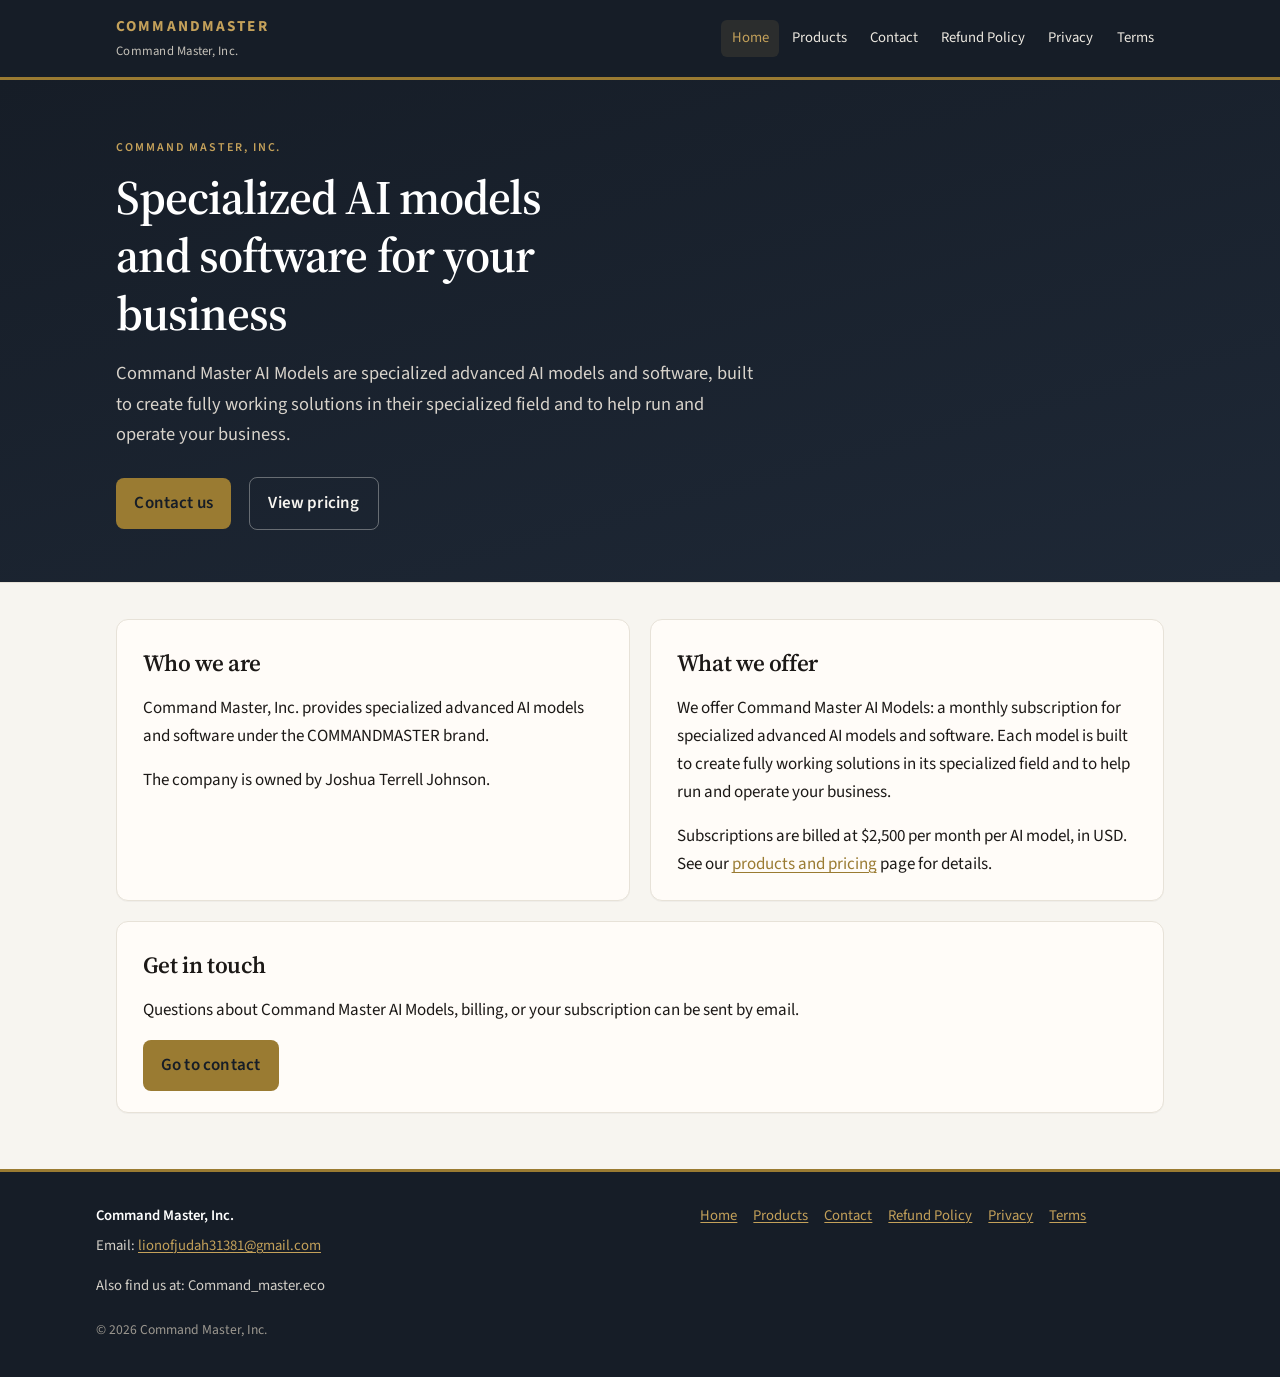
<file: index.html>
<!DOCTYPE html>
<html lang="en">
<head>
  <meta charset="utf-8">
  <meta name="viewport" content="width=device-width, initial-scale=1">
  <title>Home — Command Master, Inc.</title>
  <meta name="description" content="Command Master, Inc. offers specialized advanced AI models and software to create fully working solutions and help run and operate your business.">
  <link rel="preconnect" href="https://fonts.googleapis.com">
  <link rel="preconnect" href="https://fonts.gstatic.com" crossorigin>
  <link href="https://fonts.googleapis.com/css2?family=Source+Sans+3:wght@400;600;700&family=Source+Serif+4:opsz,wght@8..60,600&display=swap" rel="stylesheet">
  <link rel="stylesheet" href="styles.css">
</head>
<body>
  <a class="skip-link" href="#main">Skip to content</a>
  <header class="site-header">
    <div class="header-inner">
      <a class="brand" href="index.html">
        <span class="brand-mark">COMMANDMASTER</span>
        <span class="brand-legal">Command Master, Inc.</span>
      </a>
      <nav class="nav" aria-label="Primary">
        <a href="index.html" aria-current="page">Home</a>
        <a href="products.html">Products</a>
        <a href="contact.html">Contact</a>
        <a href="refund.html">Refund Policy</a>
        <a href="privacy.html">Privacy</a>
        <a href="terms.html">Terms</a>
      </nav>
    </div>
  </header>
  <main id="main" class=home-main>
    <section class="hero">
      <div class="wrap">
        <p class="eyebrow">Command Master, Inc.</p>
        <h1>Specialized AI models and software for your business</h1>
        <p class="lede">Command Master AI Models are specialized advanced AI models and software, built to create fully working solutions in their specialized field and to help run and operate your business.</p>
        <div class="actions">
          <a class="btn" href="contact.html">Contact us</a>
          <a class="btn btn-ghost" href="products.html">View pricing</a>
        </div>
      </div>
    </section>
    <div class="wrap">
      <div class="grid two">
        <section class="card">
          <h2>Who we are</h2>
          <p>Command Master, Inc. provides specialized advanced AI models and software under the COMMANDMASTER brand.</p>
          <p>The company is owned by Joshua Terrell Johnson.</p>
        </section>
        <section class="card">
          <h2>What we offer</h2>
          <p>We offer Command Master AI Models: a monthly subscription for specialized advanced AI models and software. Each model is built to create fully working solutions in its specialized field and to help run and operate your business.</p>
          <p>Subscriptions are billed at $2,500 per month per AI model, in USD. See our <a href="products.html">products and pricing</a> page for details.</p>
        </section>
      </div>
      <section class="card" style="margin-top: 1.25rem;">
        <h2>Get in touch</h2>
        <p>Questions about Command Master AI Models, billing, or your subscription can be sent by email.</p>
        <p><a class="btn" href="contact.html">Go to contact</a></p>
      </section>
    </div>
  </main>
  <footer class="site-footer">
    <div class="footer-inner">
      <div>
        <p class="footer-name">Command Master, Inc.</p>
        <p>Email: <a href="mailto:lionofjudah31381@gmail.com">lionofjudah31381@gmail.com</a></p>
        <p>Also find us at: Command_master.eco</p>
        <p class="copyright">&copy; 2026 Command Master, Inc.</p>
      </div>
      <nav class="footer-links" aria-label="Footer">
        <a href="index.html">Home</a>
        <a href="products.html">Products</a>
        <a href="contact.html">Contact</a>
        <a href="refund.html">Refund Policy</a>
        <a href="privacy.html">Privacy</a>
        <a href="terms.html">Terms</a>
      </nav>
    </div>
  </footer>
</body>
</html>
</file>
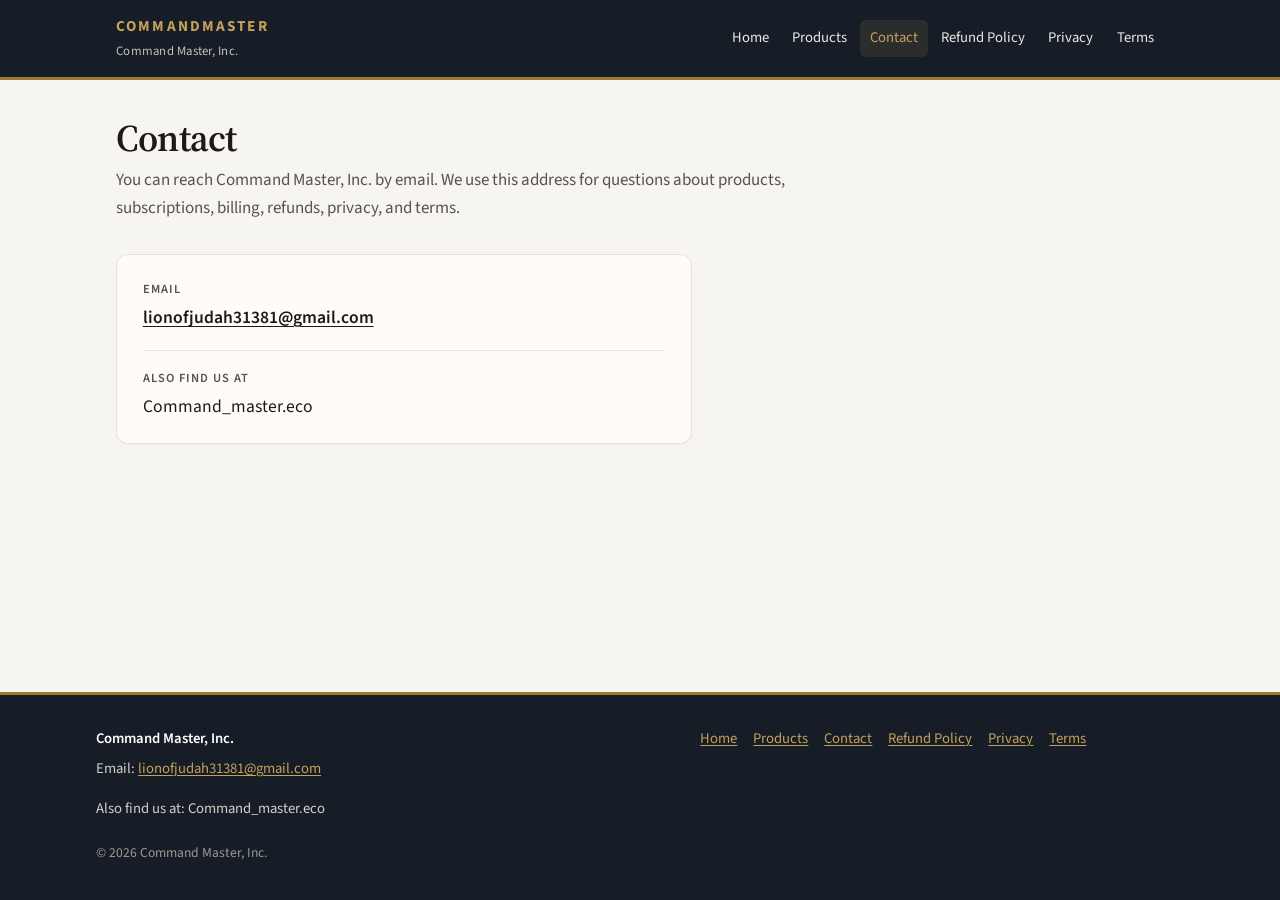
<file: contact.html>
<!DOCTYPE html>
<html lang="en">
<head>
  <meta charset="utf-8">
  <meta name="viewport" content="width=device-width, initial-scale=1">
  <title>Contact — Command Master, Inc.</title>
  <meta name="description" content="Command Master, Inc. offers specialized advanced AI models and software to create fully working solutions and help run and operate your business.">
  <link rel="preconnect" href="https://fonts.googleapis.com">
  <link rel="preconnect" href="https://fonts.gstatic.com" crossorigin>
  <link href="https://fonts.googleapis.com/css2?family=Source+Sans+3:wght@400;600;700&family=Source+Serif+4:opsz,wght@8..60,600&display=swap" rel="stylesheet">
  <link rel="stylesheet" href="styles.css">
</head>
<body>
  <a class="skip-link" href="#main">Skip to content</a>
  <header class="site-header">
    <div class="header-inner">
      <a class="brand" href="index.html">
        <span class="brand-mark">COMMANDMASTER</span>
        <span class="brand-legal">Command Master, Inc.</span>
      </a>
      <nav class="nav" aria-label="Primary">
        <a href="index.html">Home</a>
        <a href="products.html">Products</a>
        <a href="contact.html" aria-current="page">Contact</a>
        <a href="refund.html">Refund Policy</a>
        <a href="privacy.html">Privacy</a>
        <a href="terms.html">Terms</a>
      </nav>
    </div>
  </header>
  <main id="main">
    <div class="wrap">
      <h1 class="page-title">Contact</h1>
      <p class="page-intro">You can reach Command Master, Inc. by email. We use this address for questions about products, subscriptions, billing, refunds, privacy, and terms.</p>
      <div class="card" style="max-width: 36rem;">
        <ul class="contact-list">
          <li>
            <span class="contact-label">Email</span>
            <span class="contact-value"><a href="mailto:lionofjudah31381@gmail.com">lionofjudah31381@gmail.com</a></span>
          </li>
          <li>
            <span class="contact-label">Also find us at</span>
            <span class="contact-value">Command_master.eco</span>
          </li>
        </ul>
      </div>
    </div>
  </main>
  <footer class="site-footer">
    <div class="footer-inner">
      <div>
        <p class="footer-name">Command Master, Inc.</p>
        <p>Email: <a href="mailto:lionofjudah31381@gmail.com">lionofjudah31381@gmail.com</a></p>
        <p>Also find us at: Command_master.eco</p>
        <p class="copyright">&copy; 2026 Command Master, Inc.</p>
      </div>
      <nav class="footer-links" aria-label="Footer">
        <a href="index.html">Home</a>
        <a href="products.html">Products</a>
        <a href="contact.html">Contact</a>
        <a href="refund.html">Refund Policy</a>
        <a href="privacy.html">Privacy</a>
        <a href="terms.html">Terms</a>
      </nav>
    </div>
  </footer>
</body>
</html>
</file>
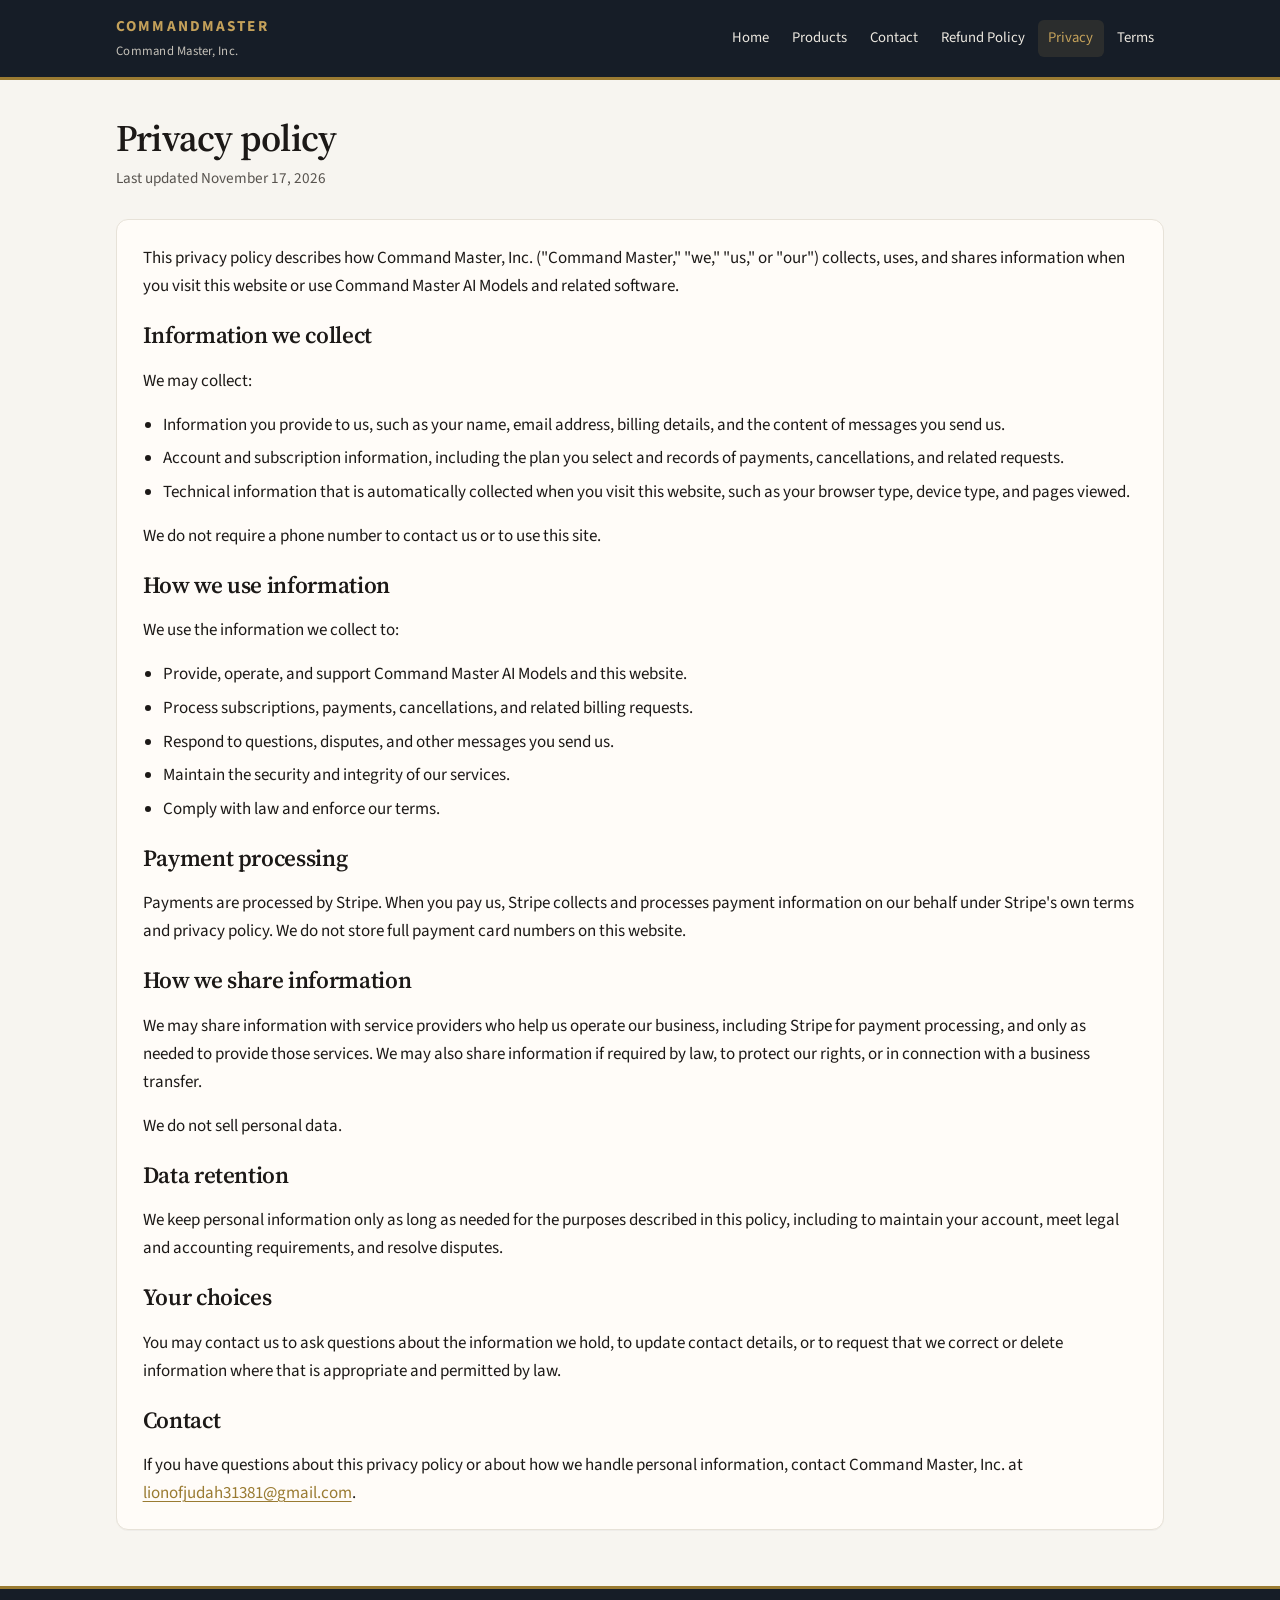
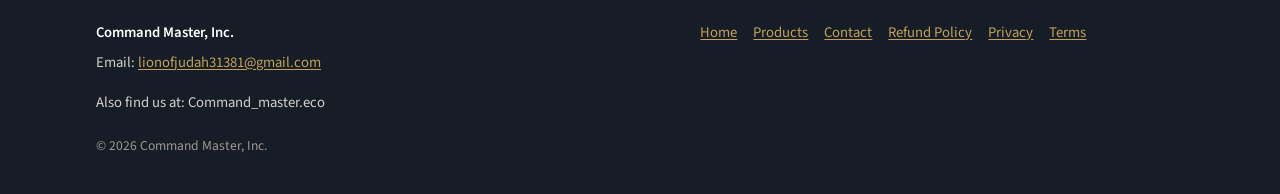
<file: privacy.html>
<!DOCTYPE html>
<html lang="en">
<head>
  <meta charset="utf-8">
  <meta name="viewport" content="width=device-width, initial-scale=1">
  <title>Privacy Policy — Command Master, Inc.</title>
  <meta name="description" content="Command Master, Inc. offers specialized advanced AI models and software to create fully working solutions and help run and operate your business.">
  <link rel="preconnect" href="https://fonts.googleapis.com">
  <link rel="preconnect" href="https://fonts.gstatic.com" crossorigin>
  <link href="https://fonts.googleapis.com/css2?family=Source+Sans+3:wght@400;600;700&family=Source+Serif+4:opsz,wght@8..60,600&display=swap" rel="stylesheet">
  <link rel="stylesheet" href="styles.css">
</head>
<body>
  <a class="skip-link" href="#main">Skip to content</a>
  <header class="site-header">
    <div class="header-inner">
      <a class="brand" href="index.html">
        <span class="brand-mark">COMMANDMASTER</span>
        <span class="brand-legal">Command Master, Inc.</span>
      </a>
      <nav class="nav" aria-label="Primary">
        <a href="index.html">Home</a>
        <a href="products.html">Products</a>
        <a href="contact.html">Contact</a>
        <a href="refund.html">Refund Policy</a>
        <a href="privacy.html" aria-current="page">Privacy</a>
        <a href="terms.html">Terms</a>
      </nav>
    </div>
  </header>
  <main id="main">
    <div class="wrap">
      <article class="legal-doc">
        <h1 class="page-title">Privacy policy</h1>
        <p class="legal-meta">Last updated November 17, 2026</p>
        <div class="card">
          <p>This privacy policy describes how Command Master, Inc. ("Command Master," "we," "us," or "our") collects, uses, and shares information when you visit this website or use Command Master AI Models and related software.</p>

          <h2>Information we collect</h2>
          <p>We may collect:</p>
          <ul>
            <li>Information you provide to us, such as your name, email address, billing details, and the content of messages you send us.</li>
            <li>Account and subscription information, including the plan you select and records of payments, cancellations, and related requests.</li>
            <li>Technical information that is automatically collected when you visit this website, such as your browser type, device type, and pages viewed.</li>
          </ul>
          <p>We do not require a phone number to contact us or to use this site.</p>

          <h2>How we use information</h2>
          <p>We use the information we collect to:</p>
          <ul>
            <li>Provide, operate, and support Command Master AI Models and this website.</li>
            <li>Process subscriptions, payments, cancellations, and related billing requests.</li>
            <li>Respond to questions, disputes, and other messages you send us.</li>
            <li>Maintain the security and integrity of our services.</li>
            <li>Comply with law and enforce our terms.</li>
          </ul>

          <h2>Payment processing</h2>
          <p>Payments are processed by Stripe. When you pay us, Stripe collects and processes payment information on our behalf under Stripe's own terms and privacy policy. We do not store full payment card numbers on this website.</p>

          <h2>How we share information</h2>
          <p>We may share information with service providers who help us operate our business, including Stripe for payment processing, and only as needed to provide those services. We may also share information if required by law, to protect our rights, or in connection with a business transfer.</p>
          <p>We do not sell personal data.</p>

          <h2>Data retention</h2>
          <p>We keep personal information only as long as needed for the purposes described in this policy, including to maintain your account, meet legal and accounting requirements, and resolve disputes.</p>

          <h2>Your choices</h2>
          <p>You may contact us to ask questions about the information we hold, to update contact details, or to request that we correct or delete information where that is appropriate and permitted by law.</p>

          <h2>Contact</h2>
          <p>If you have questions about this privacy policy or about how we handle personal information, contact Command Master, Inc. at <a href="mailto:lionofjudah31381@gmail.com">lionofjudah31381@gmail.com</a>.</p>
        </div>
      </article>
    </div>
  </main>
  <footer class="site-footer">
    <div class="footer-inner">
      <div>
        <p class="footer-name">Command Master, Inc.</p>
        <p>Email: <a href="mailto:lionofjudah31381@gmail.com">lionofjudah31381@gmail.com</a></p>
        <p>Also find us at: Command_master.eco</p>
        <p class="copyright">&copy; 2026 Command Master, Inc.</p>
      </div>
      <nav class="footer-links" aria-label="Footer">
        <a href="index.html">Home</a>
        <a href="products.html">Products</a>
        <a href="contact.html">Contact</a>
        <a href="refund.html">Refund Policy</a>
        <a href="privacy.html">Privacy</a>
        <a href="terms.html">Terms</a>
      </nav>
    </div>
  </footer>
</body>
</html>
</file>
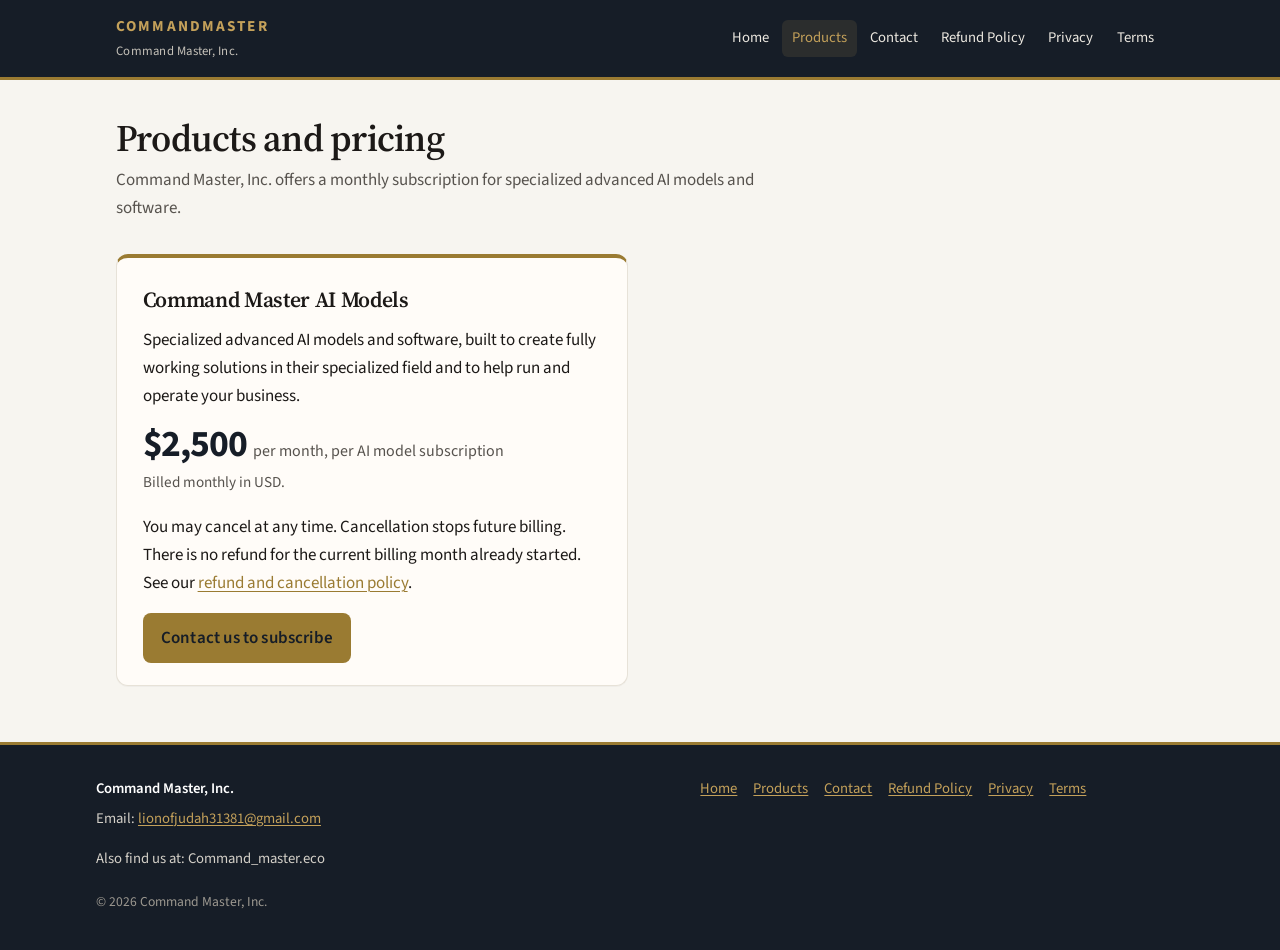
<file: products.html>
<!DOCTYPE html>
<html lang="en">
<head>
  <meta charset="utf-8">
  <meta name="viewport" content="width=device-width, initial-scale=1">
  <title>Products and Pricing — Command Master, Inc.</title>
  <meta name="description" content="Command Master, Inc. offers specialized advanced AI models and software to create fully working solutions and help run and operate your business.">
  <link rel="preconnect" href="https://fonts.googleapis.com">
  <link rel="preconnect" href="https://fonts.gstatic.com" crossorigin>
  <link href="https://fonts.googleapis.com/css2?family=Source+Sans+3:wght@400;600;700&family=Source+Serif+4:opsz,wght@8..60,600&display=swap" rel="stylesheet">
  <link rel="stylesheet" href="styles.css">
</head>
<body>
  <a class="skip-link" href="#main">Skip to content</a>
  <header class="site-header">
    <div class="header-inner">
      <a class="brand" href="index.html">
        <span class="brand-mark">COMMANDMASTER</span>
        <span class="brand-legal">Command Master, Inc.</span>
      </a>
      <nav class="nav" aria-label="Primary">
        <a href="index.html">Home</a>
        <a href="products.html" aria-current="page">Products</a>
        <a href="contact.html">Contact</a>
        <a href="refund.html">Refund Policy</a>
        <a href="privacy.html">Privacy</a>
        <a href="terms.html">Terms</a>
      </nav>
    </div>
  </header>
  <main id="main">
    <div class="wrap">
      <h1 class="page-title">Products and pricing</h1>
      <p class="page-intro">Command Master, Inc. offers a monthly subscription for specialized advanced AI models and software.</p>
      <article class="card price-card">
        <h2 class="price-name">Command Master AI Models</h2>
        <p>Specialized advanced AI models and software, built to create fully working solutions in their specialized field and to help run and operate your business.</p>
        <div class="price">
          <span class="price-amount">$2,500</span>
          <span class="price-period">per month, per AI model subscription</span>
        </div>
        <p class="price-note">Billed monthly in USD.</p>
        <p>You may cancel at any time. Cancellation stops future billing. There is no refund for the current billing month already started. See our <a href="refund.html">refund and cancellation policy</a>.</p>
        <p><a class="btn" href="contact.html">Contact us to subscribe</a></p>
      </article>
    </div>
  </main>
  <footer class="site-footer">
    <div class="footer-inner">
      <div>
        <p class="footer-name">Command Master, Inc.</p>
        <p>Email: <a href="mailto:lionofjudah31381@gmail.com">lionofjudah31381@gmail.com</a></p>
        <p>Also find us at: Command_master.eco</p>
        <p class="copyright">&copy; 2026 Command Master, Inc.</p>
      </div>
      <nav class="footer-links" aria-label="Footer">
        <a href="index.html">Home</a>
        <a href="products.html">Products</a>
        <a href="contact.html">Contact</a>
        <a href="refund.html">Refund Policy</a>
        <a href="privacy.html">Privacy</a>
        <a href="terms.html">Terms</a>
      </nav>
    </div>
  </footer>
</body>
</html>
</file>
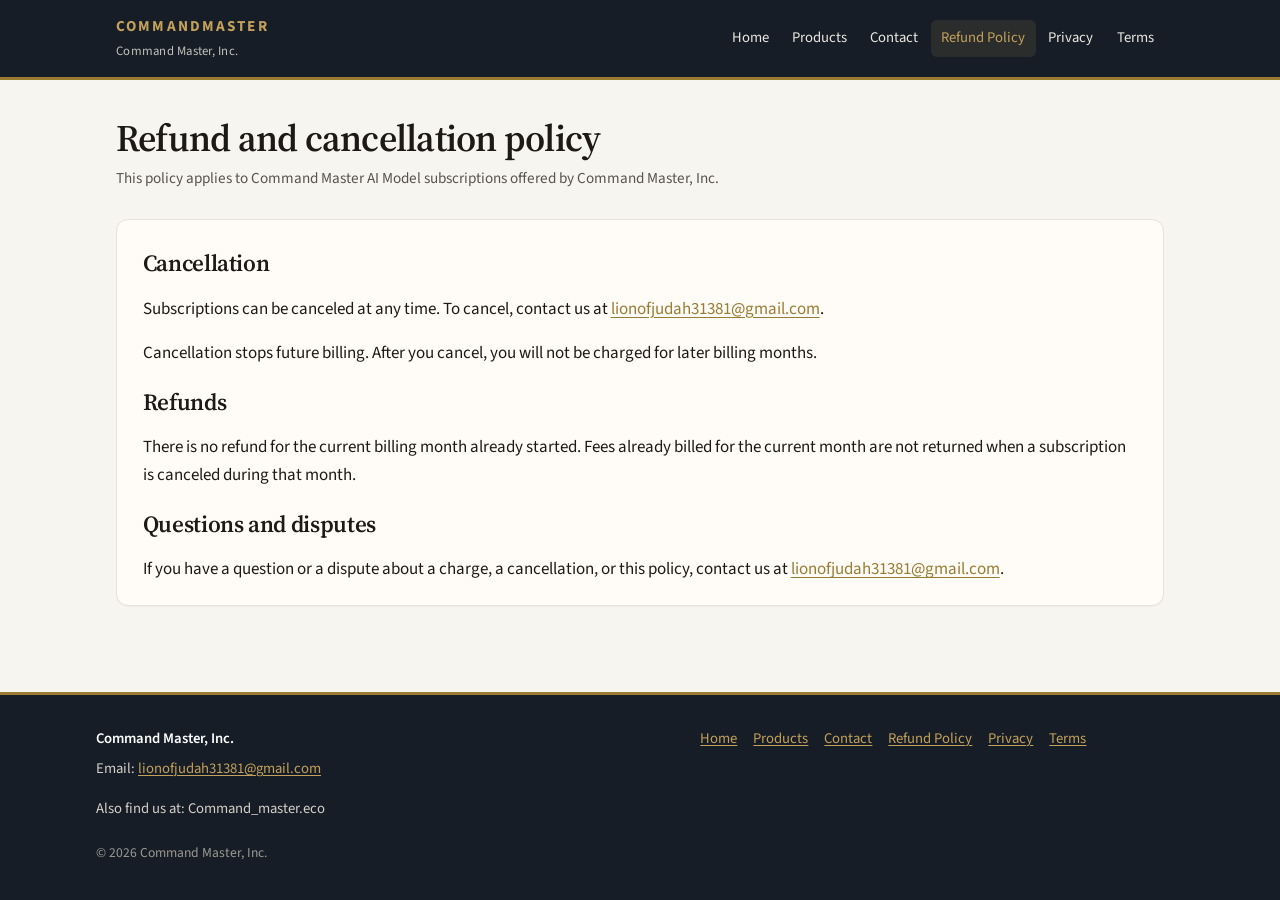
<file: refund.html>
<!DOCTYPE html>
<html lang="en">
<head>
  <meta charset="utf-8">
  <meta name="viewport" content="width=device-width, initial-scale=1">
  <title>Refund and Cancellation Policy — Command Master, Inc.</title>
  <meta name="description" content="Command Master, Inc. offers specialized advanced AI models and software to create fully working solutions and help run and operate your business.">
  <link rel="preconnect" href="https://fonts.googleapis.com">
  <link rel="preconnect" href="https://fonts.gstatic.com" crossorigin>
  <link href="https://fonts.googleapis.com/css2?family=Source+Sans+3:wght@400;600;700&family=Source+Serif+4:opsz,wght@8..60,600&display=swap" rel="stylesheet">
  <link rel="stylesheet" href="styles.css">
</head>
<body>
  <a class="skip-link" href="#main">Skip to content</a>
  <header class="site-header">
    <div class="header-inner">
      <a class="brand" href="index.html">
        <span class="brand-mark">COMMANDMASTER</span>
        <span class="brand-legal">Command Master, Inc.</span>
      </a>
      <nav class="nav" aria-label="Primary">
        <a href="index.html">Home</a>
        <a href="products.html">Products</a>
        <a href="contact.html">Contact</a>
        <a href="refund.html" aria-current="page">Refund Policy</a>
        <a href="privacy.html">Privacy</a>
        <a href="terms.html">Terms</a>
      </nav>
    </div>
  </header>
  <main id="main">
    <div class="wrap">
      <article class="legal-doc">
        <h1 class="page-title">Refund and cancellation policy</h1>
        <p class="legal-meta">This policy applies to Command Master AI Model subscriptions offered by Command Master, Inc.</p>
        <div class="card">
          <h2>Cancellation</h2>
          <p>Subscriptions can be canceled at any time. To cancel, contact us at <a href="mailto:lionofjudah31381@gmail.com">lionofjudah31381@gmail.com</a>.</p>
          <p>Cancellation stops future billing. After you cancel, you will not be charged for later billing months.</p>
          <h2>Refunds</h2>
          <p>There is no refund for the current billing month already started. Fees already billed for the current month are not returned when a subscription is canceled during that month.</p>
          <h2>Questions and disputes</h2>
          <p>If you have a question or a dispute about a charge, a cancellation, or this policy, contact us at <a href="mailto:lionofjudah31381@gmail.com">lionofjudah31381@gmail.com</a>.</p>
        </div>
      </article>
    </div>
  </main>
  <footer class="site-footer">
    <div class="footer-inner">
      <div>
        <p class="footer-name">Command Master, Inc.</p>
        <p>Email: <a href="mailto:lionofjudah31381@gmail.com">lionofjudah31381@gmail.com</a></p>
        <p>Also find us at: Command_master.eco</p>
        <p class="copyright">&copy; 2026 Command Master, Inc.</p>
      </div>
      <nav class="footer-links" aria-label="Footer">
        <a href="index.html">Home</a>
        <a href="products.html">Products</a>
        <a href="contact.html">Contact</a>
        <a href="refund.html">Refund Policy</a>
        <a href="privacy.html">Privacy</a>
        <a href="terms.html">Terms</a>
      </nav>
    </div>
  </footer>
</body>
</html>
</file>
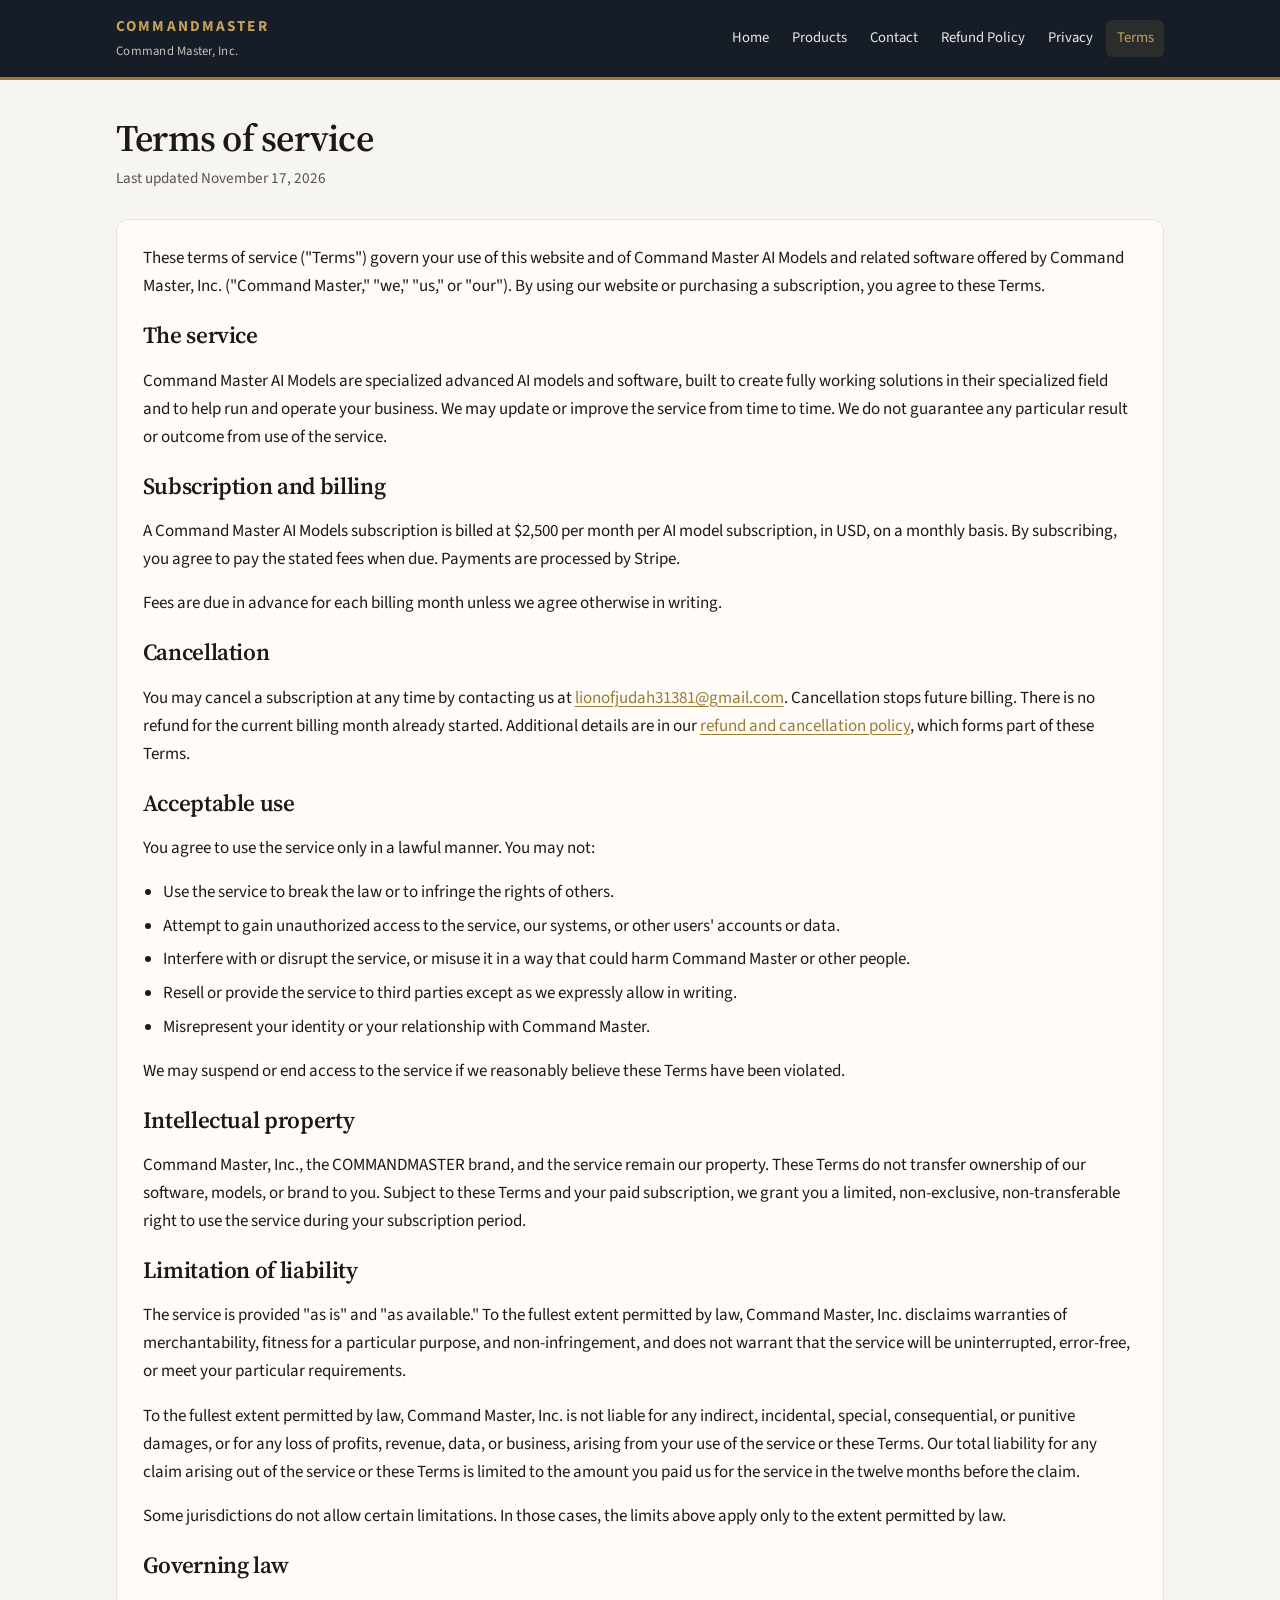
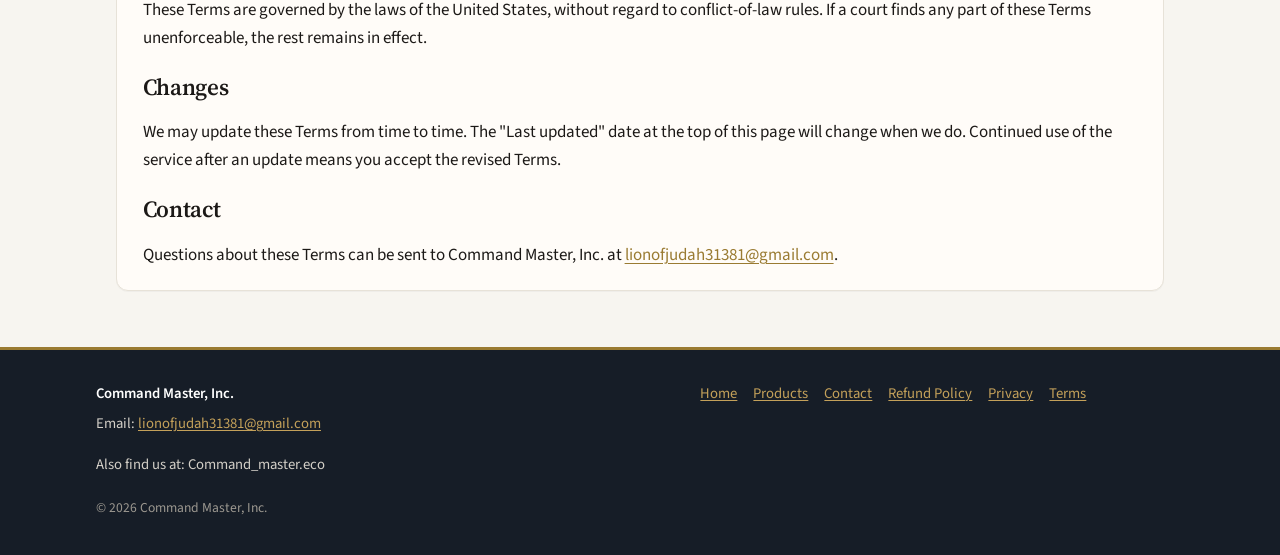
<file: terms.html>
<!DOCTYPE html>
<html lang="en">
<head>
  <meta charset="utf-8">
  <meta name="viewport" content="width=device-width, initial-scale=1">
  <title>Terms of Service — Command Master, Inc.</title>
  <meta name="description" content="Command Master, Inc. offers specialized advanced AI models and software to create fully working solutions and help run and operate your business.">
  <link rel="preconnect" href="https://fonts.googleapis.com">
  <link rel="preconnect" href="https://fonts.gstatic.com" crossorigin>
  <link href="https://fonts.googleapis.com/css2?family=Source+Sans+3:wght@400;600;700&family=Source+Serif+4:opsz,wght@8..60,600&display=swap" rel="stylesheet">
  <link rel="stylesheet" href="styles.css">
</head>
<body>
  <a class="skip-link" href="#main">Skip to content</a>
  <header class="site-header">
    <div class="header-inner">
      <a class="brand" href="index.html">
        <span class="brand-mark">COMMANDMASTER</span>
        <span class="brand-legal">Command Master, Inc.</span>
      </a>
      <nav class="nav" aria-label="Primary">
        <a href="index.html">Home</a>
        <a href="products.html">Products</a>
        <a href="contact.html">Contact</a>
        <a href="refund.html">Refund Policy</a>
        <a href="privacy.html">Privacy</a>
        <a href="terms.html" aria-current="page">Terms</a>
      </nav>
    </div>
  </header>
  <main id="main">
    <div class="wrap">
      <article class="legal-doc">
        <h1 class="page-title">Terms of service</h1>
        <p class="legal-meta">Last updated November 17, 2026</p>
        <div class="card">
          <p>These terms of service ("Terms") govern your use of this website and of Command Master AI Models and related software offered by Command Master, Inc. ("Command Master," "we," "us," or "our"). By using our website or purchasing a subscription, you agree to these Terms.</p>

          <h2>The service</h2>
          <p>Command Master AI Models are specialized advanced AI models and software, built to create fully working solutions in their specialized field and to help run and operate your business. We may update or improve the service from time to time. We do not guarantee any particular result or outcome from use of the service.</p>

          <h2>Subscription and billing</h2>
          <p>A Command Master AI Models subscription is billed at $2,500 per month per AI model subscription, in USD, on a monthly basis. By subscribing, you agree to pay the stated fees when due. Payments are processed by Stripe.</p>
          <p>Fees are due in advance for each billing month unless we agree otherwise in writing.</p>

          <h2>Cancellation</h2>
          <p>You may cancel a subscription at any time by contacting us at <a href="mailto:lionofjudah31381@gmail.com">lionofjudah31381@gmail.com</a>. Cancellation stops future billing. There is no refund for the current billing month already started. Additional details are in our <a href="refund.html">refund and cancellation policy</a>, which forms part of these Terms.</p>

          <h2>Acceptable use</h2>
          <p>You agree to use the service only in a lawful manner. You may not:</p>
          <ul>
            <li>Use the service to break the law or to infringe the rights of others.</li>
            <li>Attempt to gain unauthorized access to the service, our systems, or other users' accounts or data.</li>
            <li>Interfere with or disrupt the service, or misuse it in a way that could harm Command Master or other people.</li>
            <li>Resell or provide the service to third parties except as we expressly allow in writing.</li>
            <li>Misrepresent your identity or your relationship with Command Master.</li>
          </ul>
          <p>We may suspend or end access to the service if we reasonably believe these Terms have been violated.</p>

          <h2>Intellectual property</h2>
          <p>Command Master, Inc., the COMMANDMASTER brand, and the service remain our property. These Terms do not transfer ownership of our software, models, or brand to you. Subject to these Terms and your paid subscription, we grant you a limited, non-exclusive, non-transferable right to use the service during your subscription period.</p>

          <h2>Limitation of liability</h2>
          <p>The service is provided "as is" and "as available." To the fullest extent permitted by law, Command Master, Inc. disclaims warranties of merchantability, fitness for a particular purpose, and non-infringement, and does not warrant that the service will be uninterrupted, error-free, or meet your particular requirements.</p>
          <p>To the fullest extent permitted by law, Command Master, Inc. is not liable for any indirect, incidental, special, consequential, or punitive damages, or for any loss of profits, revenue, data, or business, arising from your use of the service or these Terms. Our total liability for any claim arising out of the service or these Terms is limited to the amount you paid us for the service in the twelve months before the claim.</p>
          <p>Some jurisdictions do not allow certain limitations. In those cases, the limits above apply only to the extent permitted by law.</p>

          <h2>Governing law</h2>
          <p>These Terms are governed by the laws of the United States, without regard to conflict-of-law rules. If a court finds any part of these Terms unenforceable, the rest remains in effect.</p>

          <h2>Changes</h2>
          <p>We may update these Terms from time to time. The "Last updated" date at the top of this page will change when we do. Continued use of the service after an update means you accept the revised Terms.</p>

          <h2>Contact</h2>
          <p>Questions about these Terms can be sent to Command Master, Inc. at <a href="mailto:lionofjudah31381@gmail.com">lionofjudah31381@gmail.com</a>.</p>
        </div>
      </article>
    </div>
  </main>
  <footer class="site-footer">
    <div class="footer-inner">
      <div>
        <p class="footer-name">Command Master, Inc.</p>
        <p>Email: <a href="mailto:lionofjudah31381@gmail.com">lionofjudah31381@gmail.com</a></p>
        <p>Also find us at: Command_master.eco</p>
        <p class="copyright">&copy; 2026 Command Master, Inc.</p>
      </div>
      <nav class="footer-links" aria-label="Footer">
        <a href="index.html">Home</a>
        <a href="products.html">Products</a>
        <a href="contact.html">Contact</a>
        <a href="refund.html">Refund Policy</a>
        <a href="privacy.html">Privacy</a>
        <a href="terms.html">Terms</a>
      </nav>
    </div>
  </footer>
</body>
</html>
</file>
<file: styles.css>
/* Command Master, Inc. — public business site */
:root {
  --ink: #1c1917;
  --ink-muted: #57534e;
  --paper: #f7f5f0;
  --paper-raised: #fffcf8;
  --line: #e7e2d8;
  --navy: #161d27;
  --navy-mid: #1e2836;
  --gold: #9a7b32;
  --gold-soft: #c4a15a;
  --white: #ffffff;
  --max: 68rem;
  --radius: 12px;
  font-family: "Source Sans 3", "Segoe UI", "Helvetica Neue", Arial, sans-serif;
}

*,
*::before,
*::after {
  box-sizing: border-box;
}

html {
  scroll-behavior: smooth;
}

body {
  margin: 0;
  color: var(--ink);
  background: var(--paper);
  line-height: 1.65;
  font-size: 1.0625rem;
  min-height: 100vh;
  display: flex;
  flex-direction: column;
}

img {
  max-width: 100%;
  height: auto;
}

a {
  color: var(--gold);
  text-decoration-thickness: 1px;
  text-underline-offset: 0.15em;
}

a:hover {
  color: #7a6124;
}

a:focus-visible,
button:focus-visible {
  outline: 2px solid var(--gold);
  outline-offset: 3px;
}

.skip-link {
  position: absolute;
  left: 1rem;
  top: -3rem;
  background: var(--navy);
  color: var(--white);
  padding: 0.5rem 0.85rem;
  z-index: 100;
  border-radius: 4px;
}

.skip-link:focus {
  top: 1rem;
}

/* Header / nav */
.site-header {
  background: var(--navy);
  color: var(--paper);
  border-bottom: 3px solid var(--gold);
}

.header-inner {
  max-width: var(--max);
  margin: 0 auto;
  padding: 0.9rem 1.25rem;
  display: flex;
  align-items: center;
  justify-content: space-between;
  gap: 1rem;
  flex-wrap: wrap;
}

.brand {
  display: flex;
  flex-direction: column;
  gap: 0.1rem;
  color: inherit;
  text-decoration: none;
  min-width: 0;
}

.brand:hover {
  color: inherit;
}

.brand-mark {
  font-weight: 700;
  letter-spacing: 0.14em;
  font-size: 0.95rem;
  text-transform: uppercase;
  color: var(--gold-soft);
}

.brand-legal {
  font-size: 0.8rem;
  color: #c4c0b8;
  letter-spacing: 0.02em;
}

.nav {
  display: flex;
  flex-wrap: wrap;
  gap: 0.15rem 0.15rem;
}

.nav a {
  color: #ece8e0;
  text-decoration: none;
  padding: 0.4rem 0.65rem;
  border-radius: 6px;
  font-size: 0.92rem;
}

.nav a:hover {
  color: var(--white);
  background: var(--navy-mid);
}

.nav a[aria-current="page"] {
  color: var(--gold-soft);
  background: rgba(196, 161, 90, 0.12);
}

/* Main */
main {
  flex: 1;
  width: 100%;
}

.wrap {
  max-width: var(--max);
  margin: 0 auto;
  padding: 2.25rem 1.25rem 3.5rem;
}

.hero {
  background: linear-gradient(165deg, var(--navy) 0%, var(--navy-mid) 100%);
  color: var(--paper);
  border-bottom: 1px solid var(--line);
}

.hero .wrap {
  padding-top: 3.25rem;
  padding-bottom: 3.25rem;
}

.eyebrow {
  display: inline-block;
  font-size: 0.75rem;
  letter-spacing: 0.16em;
  text-transform: uppercase;
  color: var(--gold-soft);
  font-weight: 600;
  margin: 0 0 0.75rem;
}

.hero h1,
.page-title {
  font-family: "Source Serif 4", "Georgia", "Times New Roman", serif;
  font-weight: 600;
  line-height: 1.2;
  letter-spacing: -0.02em;
  margin: 0 0 1rem;
}

.hero h1 {
  font-size: clamp(2rem, 4vw, 3rem);
  color: var(--white);
  max-width: 18ch;
}

.lede {
  font-size: 1.15rem;
  max-width: 40rem;
  color: #d8d3cb;
  margin: 0 0 1.75rem;
}

.page-title {
  font-size: clamp(1.75rem, 3vw, 2.35rem);
  margin-bottom: 0.35rem;
}

.page-intro {
  color: var(--ink-muted);
  max-width: 42rem;
  margin: 0 0 2rem;
}

h2 {
  font-family: "Source Serif 4", "Georgia", "Times New Roman", serif;
  font-size: 1.45rem;
  font-weight: 600;
  margin: 2rem 0 0.75rem;
  letter-spacing: -0.015em;
}

h3 {
  font-size: 1.05rem;
  margin: 1.5rem 0 0.5rem;
}

p,
ul,
ol {
  margin: 0 0 1rem;
}

ul, ol {
  padding-left: 1.25rem;
}

li + li {
  margin-top: 0.35rem;
}

/* Cards / sections */
.grid {
  display: grid;
  gap: 1.25rem;
  grid-template-columns: 1fr;
}

@media (min-width: 720px) {
  .grid.two {
    grid-template-columns: 1fr 1fr;
  }
}

.card {
  background: var(--paper-raised);
  border: 1px solid var(--line);
  border-radius: var(--radius);
  padding: 1.5rem 1.6rem 1.35rem;
  box-shadow: 0 1px 0 rgba(28, 25, 23, 0.03);
}

.card h2 {
  margin-top: 0;
}

.card p:last-child,
.card ul:last-child {
  margin-bottom: 0;
}

/* Price card */
.price-card {
  border-top: 4px solid var(--gold);
  max-width: 32rem;
}

.price-name {
  margin: 0 0 0.5rem;
  font-size: 1.35rem;
  font-family: "Source Serif 4", Georgia, serif;
}

.price {
  display: flex;
  align-items: baseline;
  gap: 0.4rem;
  margin: 0.75rem 0 0.35rem;
  flex-wrap: wrap;
}

.price-amount {
  font-size: 2.35rem;
  font-weight: 700;
  letter-spacing: -0.03em;
  color: var(--navy);
  line-height: 1;
}

.price-period {
  color: var(--ink-muted);
  font-size: 1rem;
}

.price-note {
  color: var(--ink-muted);
  font-size: 0.95rem;
  margin-bottom: 1.1rem;
}

/* Buttons */
.btn {
  display: inline-block;
  background: var(--gold);
  color: var(--navy);
  font-weight: 600;
  text-decoration: none;
  padding: 0.7rem 1.15rem;
  border-radius: 8px;
  letter-spacing: 0.01em;
}

.btn:hover {
  background: var(--gold-soft);
  color: var(--navy);
}

.btn-ghost {
  background: transparent;
  color: var(--paper);
  border: 1px solid rgba(247, 245, 240, 0.35);
  margin-left: 0.5rem;
}

.btn-ghost:hover {
  background: rgba(255, 255, 255, 0.08);
  color: var(--white);
}

.actions {
  display: flex;
  flex-wrap: wrap;
  gap: 0.6rem;
  align-items: center;
}

/* Contact */
.contact-list {
  list-style: none;
  padding: 0;
  margin: 0;
}

.contact-list li {
  margin: 0 0 1.1rem;
  padding-bottom: 1.1rem;
  border-bottom: 1px solid var(--line);
}

.contact-list li:last-child {
  border-bottom: 0;
  margin-bottom: 0;
  padding-bottom: 0;
}

.contact-label {
  display: block;
  font-size: 0.78rem;
  letter-spacing: 0.08em;
  text-transform: uppercase;
  color: var(--ink-muted);
  font-weight: 600;
  margin-bottom: 0.2rem;
}

.contact-value {
  font-size: 1.1rem;
  word-break: break-word;
}

.contact-value a {
  color: var(--ink);
  font-weight: 600;
}

.legal-doc h2:first-of-type {
  margin-top: 0;
}

.legal-meta {
  color: var(--ink-muted);
  font-size: 0.95rem;
  margin-bottom: 1.75rem;
}

/* Footer */
.site-footer {
  background: var(--navy);
  color: #d4d0c8;
  padding: 2rem 1.25rem 2.25rem;
  margin-top: auto;
  font-size: 0.92rem;
  border-top: 3px solid var(--gold);
}

.footer-inner {
  max-width: var(--max);
  margin: 0 auto;
  display: grid;
  gap: 1.5rem;
}

@media (min-width: 720px) {
  .footer-inner {
    grid-template-columns: 1.2fr 1fr;
    align-items: start;
  }
}

.footer-name {
  color: var(--white);
  font-weight: 600;
  margin: 0 0 0.35rem;
}

.footer-links {
  display: flex;
  flex-wrap: wrap;
  gap: 0.35rem 1rem;
}

.site-footer a {
  color: var(--gold-soft);
}

.site-footer a:hover {
  color: #e4cb8a;
}

.copyright {
  margin: 1.25rem 0 0;
  color: #9c9890;
  font-size: 0.85rem;
}

@media (max-width: 640px) {
  .header-inner {
    flex-direction: column;
    align-items: flex-start;
  }

  .nav {
    width: 100%;
  }

  .btn-ghost {
    margin-left: 0;
  }
}
</file>
